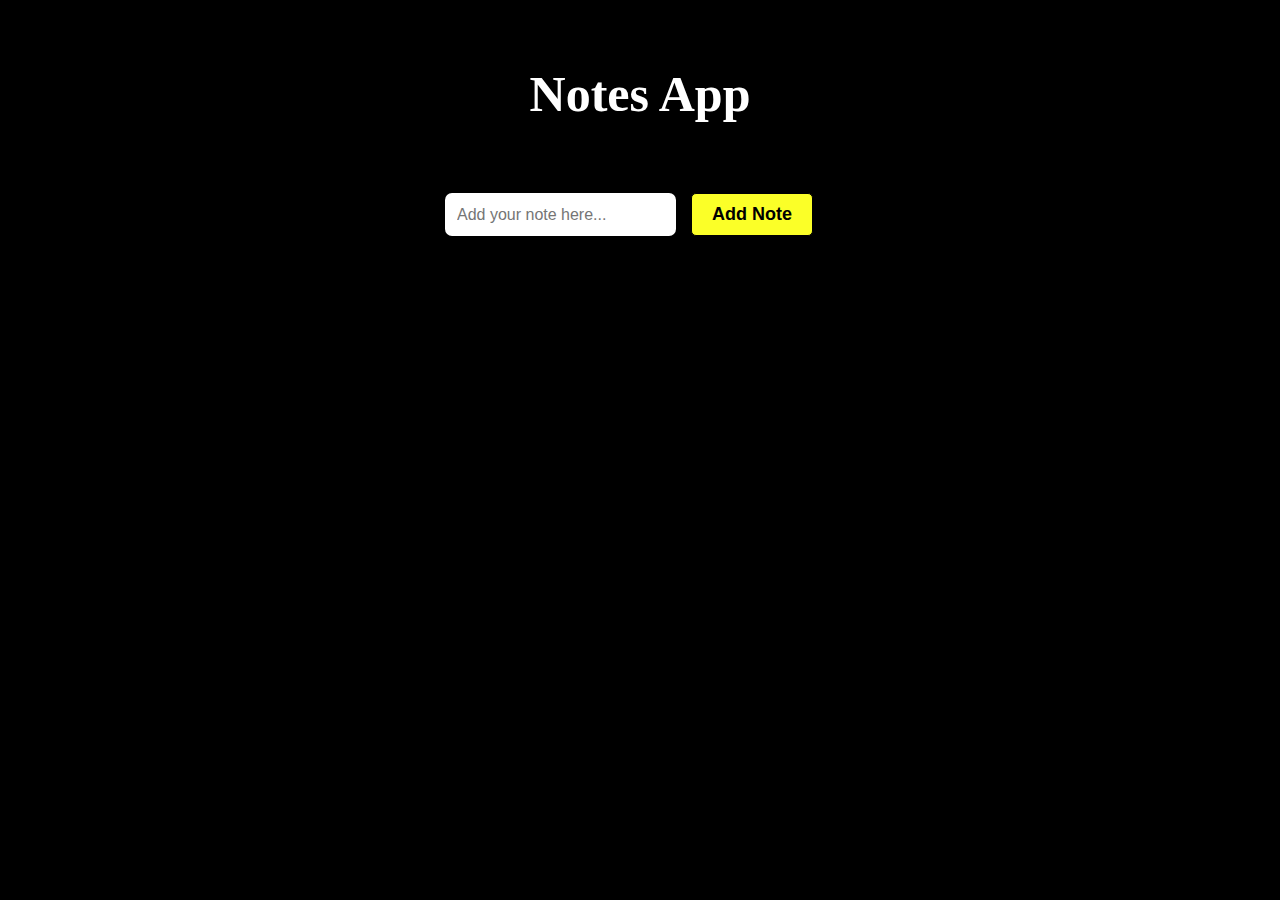
<file: Note Pad App/index.html>
<!DOCTYPE html>
<html lang="en">
  <head>
    <meta charset="UTF-8" />
    <meta name="viewport" content="width=device-width, initial-scale=1.0" />
    <title>Notes App</title>
    <link href="style.css" rel="stylesheet" />
  </head>
  <body>
    <div class="container">
        <h1>Notes App</h1>
      <div class="input-container">
        <input
          type="text"
          name="input"
          placeholder="Add your note here..."
          id="input"
          class="input"
        />
        <button type="button" class="addBtn">Add Note</button>
      </div>
      <p class="error-message-text"></p>
      <ul class="notes-list-wrapper"></ul>
    </div>

    <script src="main.js"></script>
  </body>
</html>
</file>
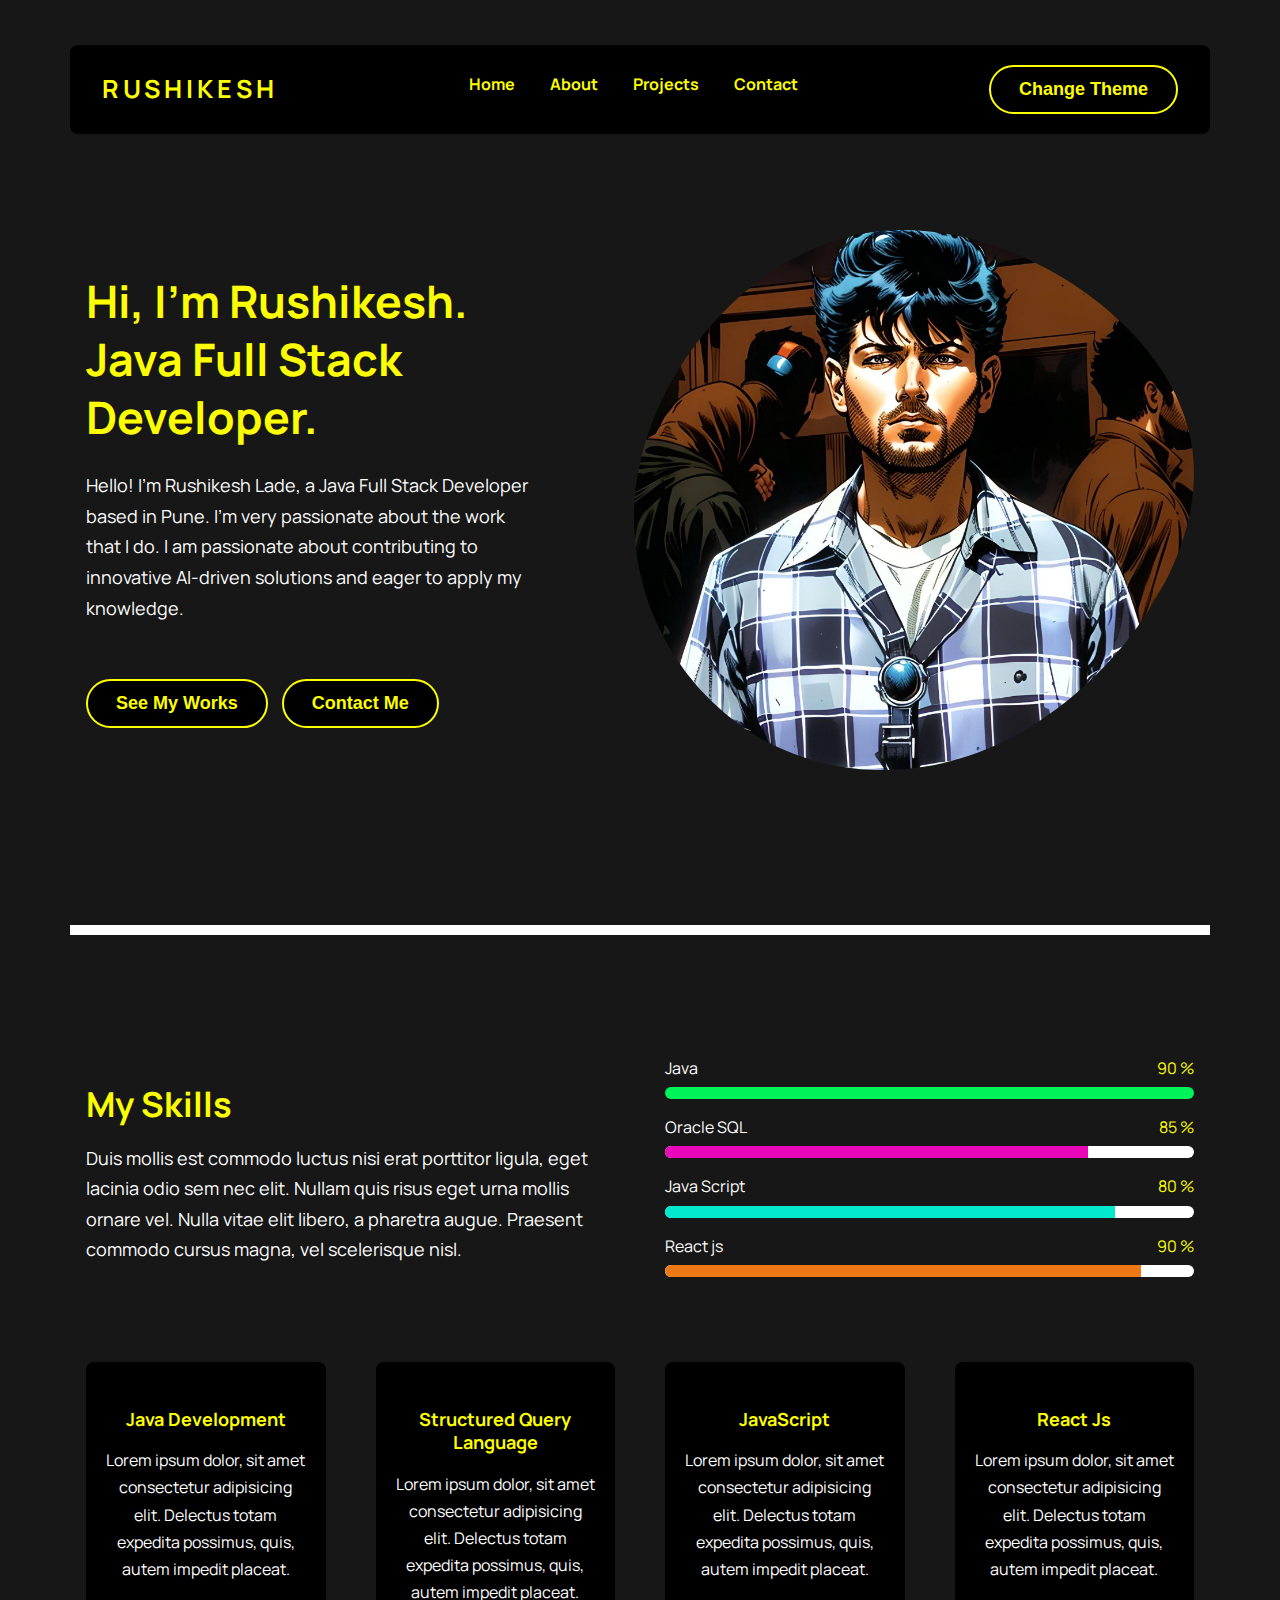
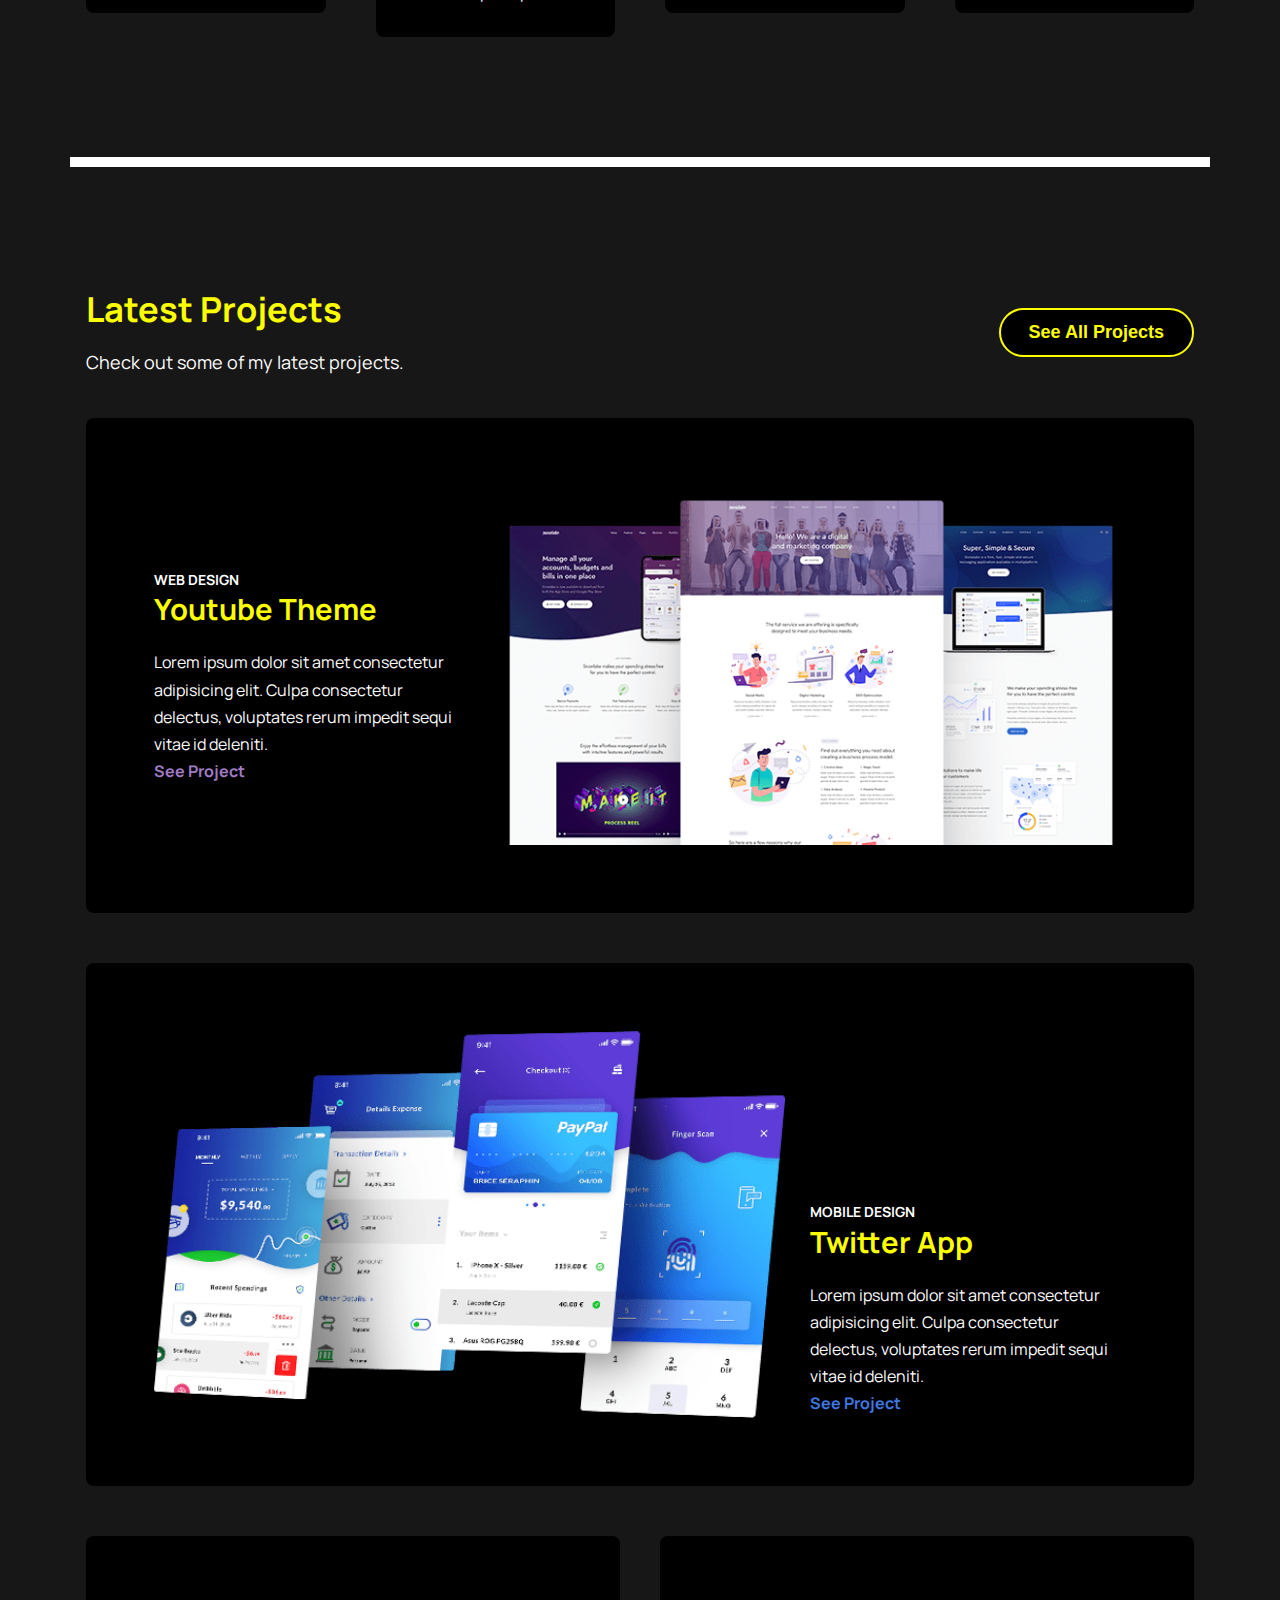
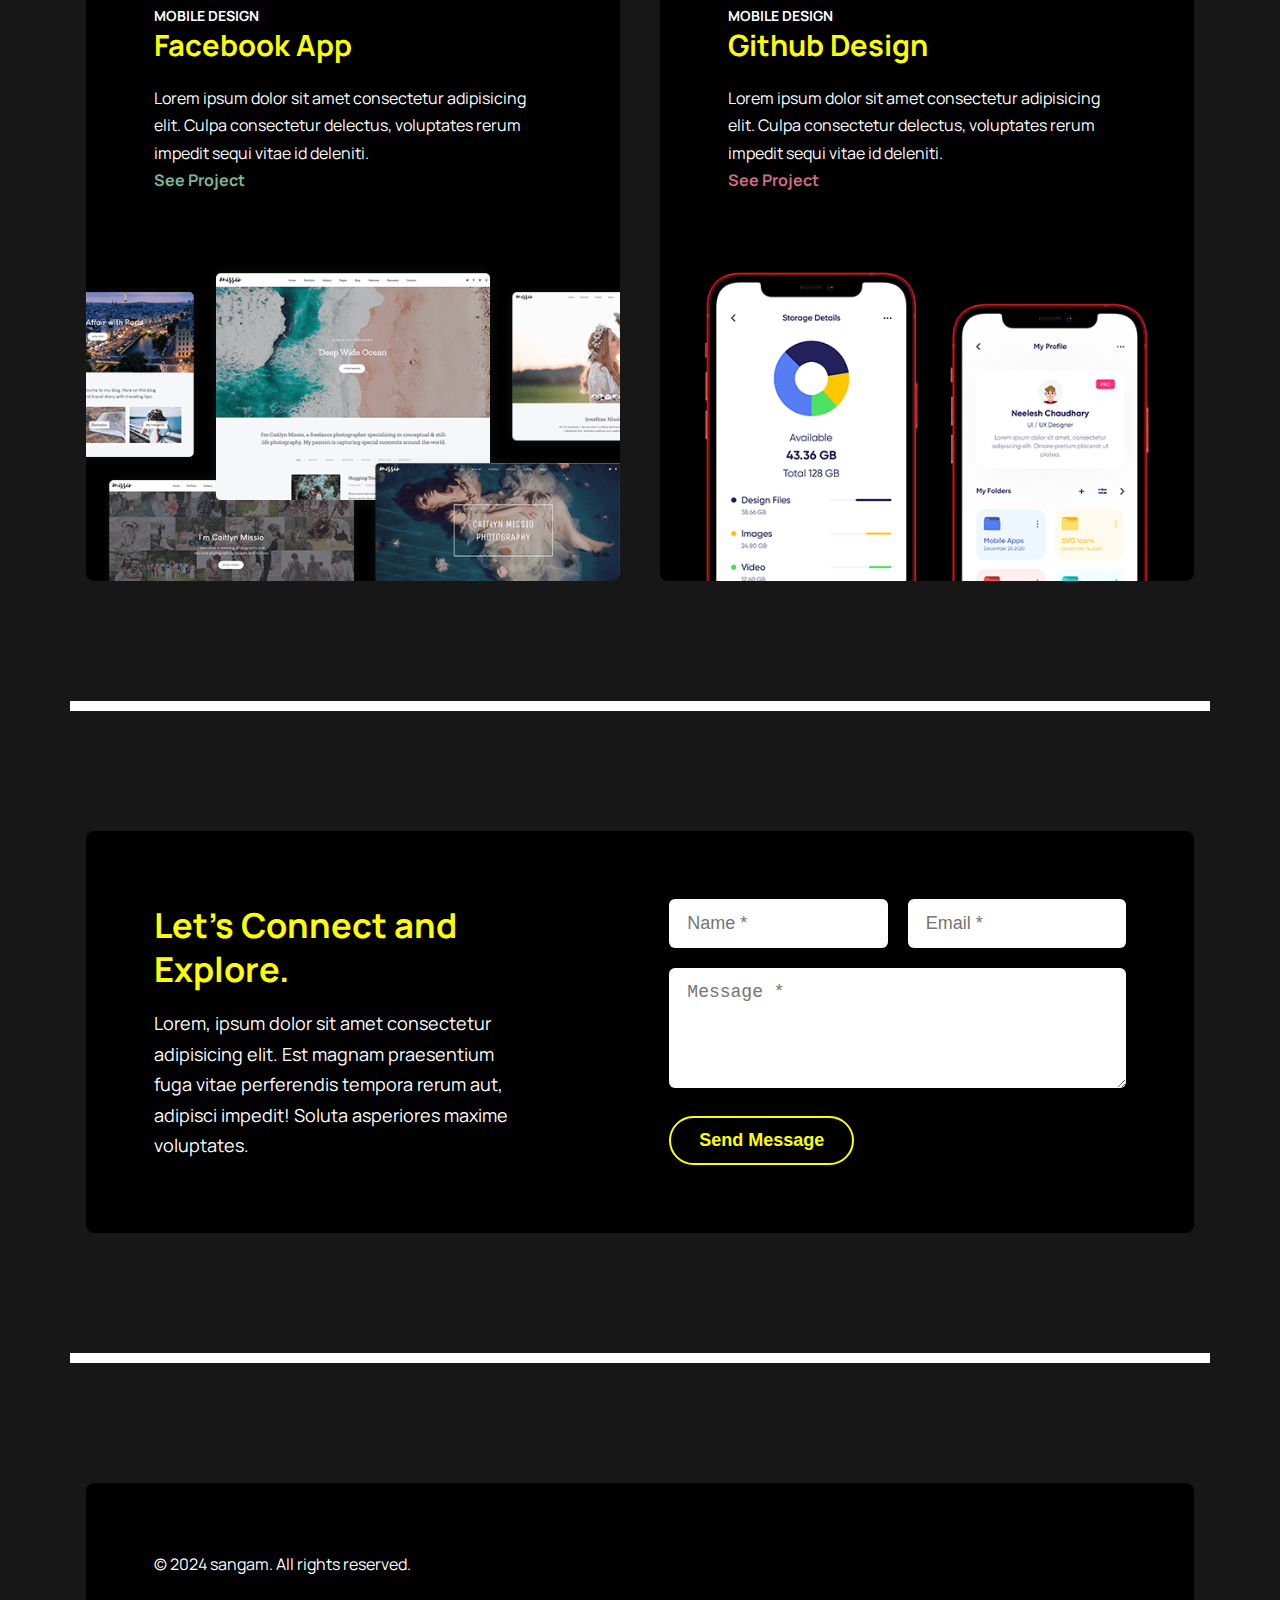
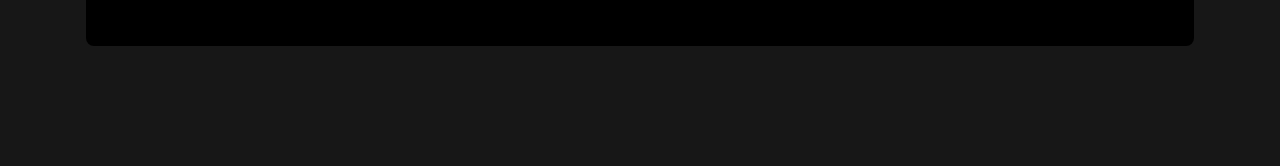
<file: Portfolio Website/index.html>
<!DOCTYPE html>
<html>
  <head>
    <meta charset="UTF-8" />
    <meta name="viewport" content="width= device-width. intial-scale=1.0" />
    <title>Rushikesh Lade - Java Full Stack Developer</title>
    <link rel="preconnect" href="https://fonts.googleapis.com" />
    <link rel="preconnect" href="https://fonts.gstatic.com" crossorigin />
    <link
      href="https://fonts.googleapis.com/css2?family=Manrope:wght@500;600;700&display=swap"
      rel="stylesheet"
    />
    <link
      rel="stylesheet"
      href="https://cdnjs.cloudflare.com/ajax/libs/font-awesome/6.5.1/css/all.min.css"
      integrity="sha512-DTOQO9RWCH3ppGqcWaEA1BIZOC6xxalwEsw9c2QQeAIftl+Vegovlnee1c9QX4TctnWMn13TZye+giMm8e2LwA=="
      crossorigin="anonymous"
      referrerpolicy="no-referrer"
    />
    <link href="./assets/css/styles.css" rel="stylesheet" />
    <link rel="preload" as="image" href="./assets/images/sangam4.jpg" />
    <link rel="preload" as="image" href="./assets/images/image-mask.svg" />
  </head>
  <body class="black">
    <header class="header">
      <div class="container">
        <a href="#" class="logo">RUSHIKESH</a>
        <nav class="navbar" data-navbar>
          <div class="navbar-top">
            <a href="#" class="logo">Rushikesh</a>
            <button class="navbar-close-btn" data-nav-toggler>
              <i class="fa fa-window-close" style="color: #ddff00"></i>
            </button>
          </div>
          <ul class="navbar-list">
            <li>
              <a href="#" class="navbar-link">Home</a>
            </li>
            <li>
              <a href="#" class="navbar-link">About</a>
            </li>
            <li>
              <a href="#" class="navbar-link">Projects</a>
            </li>
            <li>
              <a href="#" class="navbar-link">Contact</a>
            </li>
          </ul>
          <div class="theme-wrapper">
            <button id="theme-btn" class="btn theme">Change Theme</button>
          </div>
        </nav>
        <button class="nav-open-btn" data-nav-toggler>
          <i class="fa-solid fa-bars"></i>
        </button>
        <div class="overlay" data-nav-toggler data-overlay></div>
      </div>
    </header>
    <main>
      <article>
        <section class="section hero">
          <div class="container">
            <div class="hero-content">
              <h1 class="h1 title">Hi, I'm Rushikesh. Java Full Stack Developer.</h1>
              <p class="section-text">
                Hello! I'm Rushikesh Lade, a Java Full Stack Developer based in Pune. I’m very passionate about the work
                that I do. I am passionate about contributing to innovative AI-driven solutions and eager to apply my knowledge.
              </p>
              <div class="social-icons-wrapper">
                <i style="color: #00bef3" class="fa-brands fa-linkedin"></i>
                <i style="color: #07aeea" class="fa-brands fa-twitter"></i>
                <i style="color: #ffffff" class="fa-brands fa-github"></i>
                <i style="color: #026afc" class="fa-brands fa-facebook"></i>
              </div>
              <div class="btn-wrapper">
                <button class="btn">See My Works</button>
                <button class="btn">Contact Me</button>
              </div>
            </div>
            <figure class="hero-banner">
              <img
                src="./assets/images/sangam4.jpg"
                width="560"
                height="560"
                alt="Sangam"
                class="w-100"
              />
            </figure>
          </div>
        </section>
        <div class="divider"></div>
        <section class="section about">
          <div class="container">
            <div class="wrapper">
              <div class="left">
                <h2 class="h2 section-title">My Skills</h2>
                <p class="section-text">
                  Duis mollis est commodo luctus nisi erat porttitor ligula,
                  eget lacinia odio sem nec elit. Nullam quis risus eget urna
                  mollis ornare vel. Nulla vitae elit libero, a pharetra augue.
                  Praesent commodo cursus magna, vel scelerisque nisl.
                </p>
              </div>
              <ul class="progress-list">
                <li class="progress-item">
                  <div class="label-wrapper">
                    <p>Java</p>
                    <span class="span">90 %</span>
                  </div>
                  <div class="progress">
                    <div
                      class="progress-fill"
                      style="width: 100%; background-color: #00f359"
                    ></div>
                  </div>
                </li>
                <li class="progress-item">
                  <div class="label-wrapper">
                    <p>Oracle SQL</p>
                    <span class="span">85 %</span>
                  </div>
                  <div class="progress">
                    <div
                      class="progress-fill"
                      style="width: 80%; background-color: #ea07b9"
                    ></div>
                  </div>
                </li>
                <li class="progress-item">
                  <div class="label-wrapper">
                    <p>Java Script</p>
                    <span class="span">80 %</span>
                  </div>
                  <div class="progress">
                    <div
                      class="progress-fill"
                      style="width: 85%; background-color: #02e9cf"
                    ></div>
                  </div>
                </li>
                <li class="progress-item">
                  <div class="label-wrapper">
                    <p>React js</p>
                    <span class="span">90 %</span>
                  </div>
                  <div class="progress">
                    <div
                      class="progress-fill"
                      style="width: 90%; background-color: #ef7816"
                    ></div>
                  </div>
                </li>
              </ul>
            </div>
            <ul class="grid-list">
              <li>
                <div class="about-card">
                  <div class="card-icon">
                    <i style="color: #f3ba00c4" class="fa-solid fa-code"></i>
                  </div>
                  <h3 class="h4 card-title">Java Development</h3>
                  <p class="card-text">
                    Lorem ipsum dolor, sit amet consectetur adipisicing elit.
                    Delectus totam expedita possimus, quis, autem impedit
                    placeat.
                  </p>
                </div>
              </li>
              <li>
                <div class="about-card">
                  <div class="card-icon">
                    <i style="color: #ff00c8" class="fa-solid fa-database"></i>
                  </div>
                  <h3 class="h4 card-title">Structured Query Language</h3>
                  <p class="card-text">
                    Lorem ipsum dolor, sit amet consectetur adipisicing elit.
                    Delectus totam expedita possimus, quis, autem impedit
                    placeat.
                  </p>
                </div>
              </li>
              <li>
                <div class="about-card">
                  <div class="card-icon">
                    <i style="color: #02e9cf" class="fa-solid fa-file-code"></i>
                  </div>
                  <h3 class="h4 card-title">JavaScript</h3>
                  <p class="card-text">
                    Lorem ipsum dolor, sit amet consectetur adipisicing elit.
                    Delectus totam expedita possimus, quis, autem impedit
                    placeat.
                  </p>
                </div>
              </li>
              <li>
                <div class="about-card">
                  <div class="card-icon">
                    <i style="color: #ef7816" class="fa-brands fa-codepen"></i>
                  </div>
                  <h3 class="h4 card-title">React Js</h3>
                  <p class="card-text">
                    Lorem ipsum dolor, sit amet consectetur adipisicing elit.
                    Delectus totam expedita possimus, quis, autem impedit
                    placeat.
                  </p>
                </div>
              </li>
            </ul>
          </div>
        </section>
        <div class="divider"></div>

        <section class="section project">
          <div class="container">
            <div class="title-wrapper">
              <div>
                <h2 class="h2 section-title">Latest Projects</h2>
                <p class="section-text">
                  Check out some of my latest projects.
                </p>
              </div>
              <button class="btn">See All Projects</button>
            </div>
            <ul class="grid-list">
              <li>
                <div class="project-card project-card-one">
                  <div class="card-content">
                    <p class="card-type">Web Design</p>
                    <h3 class="h3 card-title">Youtube Theme</h3>
                    <p class="card-text">
                      Lorem ipsum dolor sit amet consectetur adipisicing elit.
                      Culpa consectetur delectus, voluptates rerum impedit sequi
                      vitae id deleniti.
                    </p>
                    <a href="#" class="btn-text" style="color: #a07cc5"
                      ><span class="span">See Project</span></a
                    >
                  </div>
                  <figure class="card-banner">
                    <img
                      src="./assets/images/project-1.png"
                      width="650"
                      height="370"
                      alt="Web-Design"
                      class="w-100"
                    />
                  </figure>
                </div>
              </li>
              <li>
                <div class="project-card project-card-two">
                  <div class="card-content">
                    <p class="card-type">Mobile Design</p>
                    <h3 class="h3 card-title">Twitter App</h3>
                    <p class="card-text">
                      Lorem ipsum dolor sit amet consectetur adipisicing elit.
                      Culpa consectetur delectus, voluptates rerum impedit sequi
                      vitae id deleniti.
                    </p>
                    <a href="#" class="btn-text" style="color: #3f78e0"
                      ><span class="span">See Project</span></a
                    >
                  </div>
                  <figure class="card-banner">
                    <img
                      src="./assets/images/project-2.png"
                      width="650"
                      height="370"
                      alt="Web-Design"
                      class="w-100"
                    />
                  </figure>
                </div>
              </li>
              <li>
                <div class="project-card project-card-three">
                  <div class="card-content">
                    <p class="card-type">Mobile Design</p>
                    <h3 class="h3 card-title">Facebook App</h3>
                    <p class="card-text">
                      Lorem ipsum dolor sit amet consectetur adipisicing elit.
                      Culpa consectetur delectus, voluptates rerum impedit sequi
                      vitae id deleniti.
                    </p>
                    <a href="#" class="btn-text" style="color: #7cb798"
                      ><span class="span">See Project</span></a
                    >
                  </div>
                  <figure class="card-banner">
                    <img
                      src="./assets/images/project-3.png"
                      width="650"
                      height="370"
                      alt="Web-Design"
                      class="w-100"
                    />
                  </figure>
                </div>
              </li>
              <li>
                <div class="project-card project-card-four">
                  <div class="card-content">
                    <p class="card-type">Mobile Design</p>
                    <h3 class="h3 card-title">Github Design</h3>
                    <p class="card-text">
                      Lorem ipsum dolor sit amet consectetur adipisicing elit.
                      Culpa consectetur delectus, voluptates rerum impedit sequi
                      vitae id deleniti.
                    </p>
                    <a href="#" class="btn-text" style="color: #d16b86"
                      ><span class="span">See Project</span></a
                    >
                  </div>
                  <figure class="card-banner">
                    <img
                      src="./assets/images/project-4.png"
                      width="650"
                      height="370"
                      alt="Web-Design"
                      class="w-100"
                    />
                  </figure>
                </div>
              </li>
            </ul>
          </div>
        </section>
        <div class="divider"></div>

        <section class="section contact">
          <div class="container">
            <div class="contact-card">
              <div class="contact-content">
                <div class="card-icon">
                  <i style="font-size: 50px" class="fa-solid fa-envelope"></i>
                </div>
                <h2 class="h2 section-title">Let's Connect and Explore.</h2>
                <p class="section-text">
                  Lorem, ipsum dolor sit amet consectetur adipisicing elit. Est
                  magnam praesentium fuga vitae perferendis tempora rerum aut,
                  adipisci impedit! Soluta asperiores maxime voluptates.
                </p>
              </div>

              <form action="" method="post" class="contact-form">
                <div class="input-wrapper">
                  <input
                    type="text"
                    name="name"
                    placeholder="Name *"
                    required
                    class="input-field"
                  />
                  <input
                    type="email"
                    name="email"
                    placeholder="Email *"
                    required
                    class="input-field"
                  />
                </div>
                <textarea
                  name="message"
                  placeholder="Message *"
                  required
                  class="input-field"
                ></textarea>
                <button type="submit" class="btn">Send Message</button>
              </form>
            </div>
          </div>
        </section>
        <div class="divider"></div>

        <footer class="footer">
          <div class="container">
            <div class="footer-inner-container">
              <p class="copyright">© 2024 sangam. All rights reserved.</p>
              <ul class="social-icons-wrapper">
                <li>
                  <a href="#" class="social-link">
                    <i style="color: #f3b500" class="fa-brands fa-linkedin"></i>
                  </a>
                </li>
                <li>
                  <a href="#" class="social-link">
                    <i style="color: #ea07b9" class="fa-brands fa-twitter"></i>
                  </a>
                </li>
                <li>
                  <a href="#" class="social-link">
                    <i style="color: #02e9cf" class="fa-brands fa-github"></i>
                  </a>
                </li>
                <li>
                  <a href="#" class="social-link">
                    <i style="color: #ef7816" class="fa-brands fa-facebook"></i>
                  </a>
                </li>
              </ul>
            </div>
          </div>
        </footer>
      </article>
    </main>
    <script src="./assets/js/script.js"></script>
  </body>
</html>
</file>
<file: Note Pad App/style.css>
*{
    margin: 0px;
    padding: 0px;
    box-sizing: border-box;
}

body{
    padding: 15px;
    background-color: rgb(0, 0, 0)
}

h1, p {
    color: #ffffff;
    font-size: 50px;
}

h1 {
    margin-bottom: 30px;
}

.container {
    display: flex;
    flex-direction: column;
    justify-content: center;
    align-items: center;
    margin-top: 50px;
}

.input-container {
    width: 100%;
    max-width: 470px;
    padding: 40px;
    display: flex;
    gap: 15px;
}

.input-container input {
    border: none;
    outline: none;
    padding: 12px;
    border-radius: 7px;
    font-size: 16px;
}

.input-container button {
    background-color: #fbff28;
    color: #000;
    font-size: 18px;
    font-weight: bold;
    border: 1px solid #000;
    cursor: pointer;
    padding: 10px 20px;
    border-radius: 5px;
}

ul {
    width: 450px;
    list-style: none;
}

ul li {
    cursor: pointer;
    margin-bottom: 15px;
    padding: 6px 12px;
    background-color: #0b748e;
    border: 2px solid  #40ed0b;
    border-radius: 8px;
    display: flex;
    justify-content: center;
    align-items: center;
    gap: 15px;
}

ul li p{
    font-size: 20px;
}

ul li button {
    padding: 10px 15px;
    background-color: #fbff28;
    color: #000;
    font-size: 18px;
    font-weight: bold;
    cursor: pointer;
    border-radius: 8px;
    border: none;
}

.deleteBtn {
    background-color: rgb(198, 0, 228);
    color: #fff;
}
</file>
<file: Portfolio Website/assets/css/styles.css>
:root {
  --section-padding: 90px;
}

*,
*::before,
*::after {
  margin: 0;
  padding: 0;
  box-sizing: border-box;
}

li {
  list-style: none;
}

a,
img,
span,
button {
  display: block;
}

a {
  color: inherit;
  text-decoration: none;
}

img {
  height: auto;
}

input,
button,
textarea {
  border: none;
  background: none;
}

button {
  cursor: pointer;
}

html {
  font-size: 10px;
  scroll-behavior: smooth;
  font-family: 'Manrope', sans-serif;
}

body {
  font-size: 1.6rem;
  color: #fdff00;
  line-height: 1.7;
}

body.black {
  background-color: #171717;
}

body.violet {
  background-color: #5e2991;
}

body.blue {
  background-color: #0a2d74;
}

.divider[data-theme="violet"],
.divider[data-theme="blue"] {
  background-color: #000;
}

.divider[data-theme="black"] {
  background-color: #fff;
}

h1,
h2,
h3,
h4,
h6,
h5 {
  color: #fdff00;
  line-height: 1.3;
}

p {
  color: #ffffff;
}

::-webkit-scrollbar {
  width: 10px;
}
::-webkit-scrollbar-track {
  background-color: #000;
}

::-webkit-scrollbar-thumb {
  background-color: yellow;
}

.container {
  padding-inline: 16px;
}

.section,
footer {
  padding-block: var(--section-padding);
}

.w-100 {
  width: 100%;
}

.h1 {
  font-size: calc(2.7rem + 1.38vw);
}

.h2 {
  font-size: calc(2.6rem + 0.66vw);
}

.h3 {
  font-size: calc(2.6rem + 0.25vw);
}
.h4 {
  font-size: 1.8rem;
}

.btn {
  color: #fdff00;
  font-size: 18px;
  font-weight: bolder;
  border: 2px solid #fdff00;
  max-width: max-content;
  background-color: #000;
  padding: 12px 28px;
  border-radius: 50px;
}

.btn:hover {
  background-color: #fdff00;
  color: #000;
  border-color: #000;
}

.section-text {
  font-size: 1.8rem;
}

.section-title {
  margin-block-end: 16px;
}

.grid-list {
  display: grid;
  gap: 30px;
}

.divider {
  width: 100%;
  height: 10px;
  background-color: #fff;
  margin: auto;
}

/* header section */

.logo {
  font-weight: bold;
  font-size: 25px;
  letter-spacing: 4px;
}

.header {
  position: absolute;
  top: 0;
  left: 0;
  background-color: #000;
  width: 100%;
  padding-block: 20px;
  z-index: 4;
}

.header .container {
  display: flex;
  justify-content: space-between;
  align-items: center;
}

.nav-open-btn {
  font-size: 3.5rem;
  color: #fdff00;
}

.navbar {
  position: fixed;
  top: 0;
  left: -300px;
  color: #fdff00;
  background-color: #1f2329;
  max-width: 300px;
  width: 100%;
  height: 100vh;
  padding: 30px;
  padding-block-end: 40px;
  display: flex;
  flex-direction: column;
  gap: 30px;
  z-index: 2;
  visibility: hidden;
}

.navbar.active {
  visibility: visible;
  transform: translateX(300px);
}

.navbar-top {
  display: flex;
  justify-content: space-between;
  align-items: center;
}

.navbar-list {
  display: flex;
  flex-direction: column;
  gap: 15px;
  margin-block-end: auto;
}

.navbar-link {
  font-weight: bold;
  padding-block: 6px;
}

.navbar-close-btn {
  color: #fff;
  padding: 6px;
}

.overlay {
  position: fixed;
  top: 0;
  left: 0;
  width: 100%;
  height: 100vh;
  background-color: #000;
  opacity: 0;
  pointer-events: none;
}

.overlay.active {
  opacity: 0.8;
  pointer-events: all;
}

/* header section */

/* Hero section */

.hero {
  padding-block-start: calc(var(--section-padding) + 50px);
}

.hero .container {
  display: grid;
  gap: 50px;
}

.hero-banner {
  position: relative;
  max-width: max-content;
  margin-inline: auto;
}

.hero-banner .w-100 {
  mask-image: url("../images/image-mask.svg");
  mask-repeat: no-repeat;
  mask-size: auto;
  mask-position: center;
}

.hero .section-text {
  margin-block: 24px 36px;
}

.btn-wrapper {
  display: flex;
  flex-wrap: wrap;
  align-items: center;
  gap: 14px;
}

.social-icons-wrapper {
  display: flex;
  gap: 25px;
  margin-bottom: 20px;
}

.social-icons-wrapper i {
  font-size: 50px;
  cursor: pointer;
}

/* Hero section */

/* About Section */

.about .wrapper {
  display: grid;
  gap: 50px;
  margin-block-end: 70px;
}

.progress-list .label-wrapper {
  display: flex;
  justify-content: space-between;
  align-items: center;
  margin-block-end: 5px;
}

.progress-item {
  margin-bottom: 15px;
}

.progress {
  background-color: #fff;
  height: 12px;
  width: 100%;
  border-radius: 8px;
  overflow: hidden;
}

.progress-fill {
  height: inherit;
}

.about-card {
  text-align: center;
  background-color: #000;
  padding: 30px 20px;
  border-radius: 8px;
}

.about-card .card-icon i {
  font-size: 45px;
}

.about-card .card-title {
  margin: 16px 10px;
}

.about-card .card-text {
  font-size: 16px;
}

/* About Section */

/* Project section */

.project .title-wrapper {
  margin-bottom: 40px;
}

.project .grid-list {
  gap: 40px;
}

.project-card {
  display: flex;
  flex-direction: column;
  gap: 25px;
  border-radius: 8px;
  overflow: hidden;
}

.project-card-one,
.project-card-two,
:is(.project-card-three, .project-card-four) .card-content {
  padding: 68px;
}

.prject-card-one {
  padding-block-end: 0;
}

.project :is(.project-card-three, .project-card-four) {
  gap: 0;
}

.project .grid-list .project-card {
  background-color: #000000;
}

.project-card .card-type {
  font-size: 1.4rem;
  font-weight: 700;
  text-transform: uppercase;
}

.project-card .card-title {
  margin-block-end: 20px;
}

.project-card .btn-text {
  display: flex;
  align-items: center;
  gap: 5px;
  font-weight: 700;
}

/* Project section */

/* Contact SectioN */

.contact-card {
  background-color: #000;
  padding: 32px;
  border-radius: 8px;
  display: grid;
  gap: 40px;
}

.input-field {
  background-color: #ffffff;
  color: rgb(255, 170, 0);
  font-size: 18px;
  padding: 14px 18px;
  border-radius: 6px;
  outline: none;
  margin-block-end: 20px;
  width: 100%;
}

textarea.input-field {
  min-height: 120px;
  height: 120px;
  max-height: 250px;
  resize: vertical;
}

/* Contact Section */

/* Footer sectiob */

.footer-inner-container {
  background-color: #000000;
  padding: 32px;
  border-radius: 8px;
  display: flex;
  flex-direction: column;
  align-items: center;
  gap: 40px;
}

/* Footer section */

@media (min-width: 575px) {
  .container {
    max-width: 540px;
    width: 100%;
    margin-inline: auto;
  }

  .header.container {
    flex-direction: row;
  }

  .navbar-list {
    grid-area: 20px;
    flex-direction: row;
  }

  .contact-card {
    padding: 68px;
  }

  .footer-inner-container {
    padding: 68px;
  }
}

@media (min-width: 768px) {
  .container {
    max-width: 720px;
  }

  .navbar-list {
    gap: 25px;
  }

  .about .grid-list {
    grid-template-columns: 1fr 1fr;
  }

  .project .title-wrapper {
    display: flex;
    justify-content: space-between;
    align-items: center;
    gap: 30px;
  }

  .input-wrapper {
    display: flex;
    align-items: center;
    gap: 20px;
  }
}

@media (min-width: 992px) {
  :root {
    --section-padding: 120px;
  }
  .container {
    max-width: 960px;
  }

  .nav-open-btn,
  .navbar-top,
  .navbar .wrapper,
  .overlay {
    display: none;
  }

  .navbar,
  .navbar.active {
    all: unset;
    display: flex;
    flex-grow: 1;
  }

  .navbar-list {
    display: flex;
    gap: 35px;
    margin-inline: auto;
  }

  .navbar-link {
    color: #fdff00;
  }

  .header {
    top: 45px;
    max-width: 960px;
    left: 50%;
    transform: translateX(-50%);
    padding-inline: 16px;
    border-radius: 8px;
  }

  .header.active {
    top: 0;
    left: 0;
    max-width: unset;
  }

  .hero {
    padding-block-start: calc(var(--section-padding) + 75px);
  }

  .hero .container {
    grid-template-columns: 0.8fr 1fr;
    align-items: center;
    gap: 100px;
  }

  .about .wrapper {
    grid-template-columns: 1fr 1fr;
    align-items: center;
  }

  .about .grid-list {
    grid-template-columns: repeat(4, 1fr);
  }

  .project .grid-list {
    grid-template-columns: 1fr 1fr;
    row-gap: 50px;
  }

  .project .grid-list > li:nth-child(-n + 2) {
    grid-column: 1 / 3;
  }

  .project-card-one,
  .project-card-two {
    flex-direction: row;
    align-items: flex-end;
  }

  :is(.project-card-one, .project-card-two) .card-content {
    width: 33.33%;
  }

  :is(.project-card-one, .project-card-two) .card-banner {
    width: 66.66%;
  }

  .project-card-one .card-content {
    padding-bottom: 60px;
  }

  .project-card-two .card-content {
    order: 1;
  }

  .contact-card {
    grid-template-columns: 0.8fr 1fr;
    align-items: center;
    gap: 90px;
  }

  .footer-inner-container {
    display: flex;
    justify-content: space-between;
    align-items: center;
    flex-direction: row;
  }
}

@media (min-width: 1200px) {
  .container,
  .header,
  .divider {
    max-width: 1140px;
  }

  .navbar-list {
    gap: 35px;
  }

  .about .grid-list {
    gap: 50px;
  }

  .contact-card,
  .footer-inner-container {
    gap: 150px;
  }
}

@media (min-width: 1400px) {
  .container,
  .header,
  .divider {
    max-width: 1320px;
  }

  .hero .container {
    grid-template-columns: 1fr 0.8fr;
  }

  .about .wrapper {
    gap: 100px;
  }

  .about .grid-list {
    gap: 60px;
  }
}
</file>
